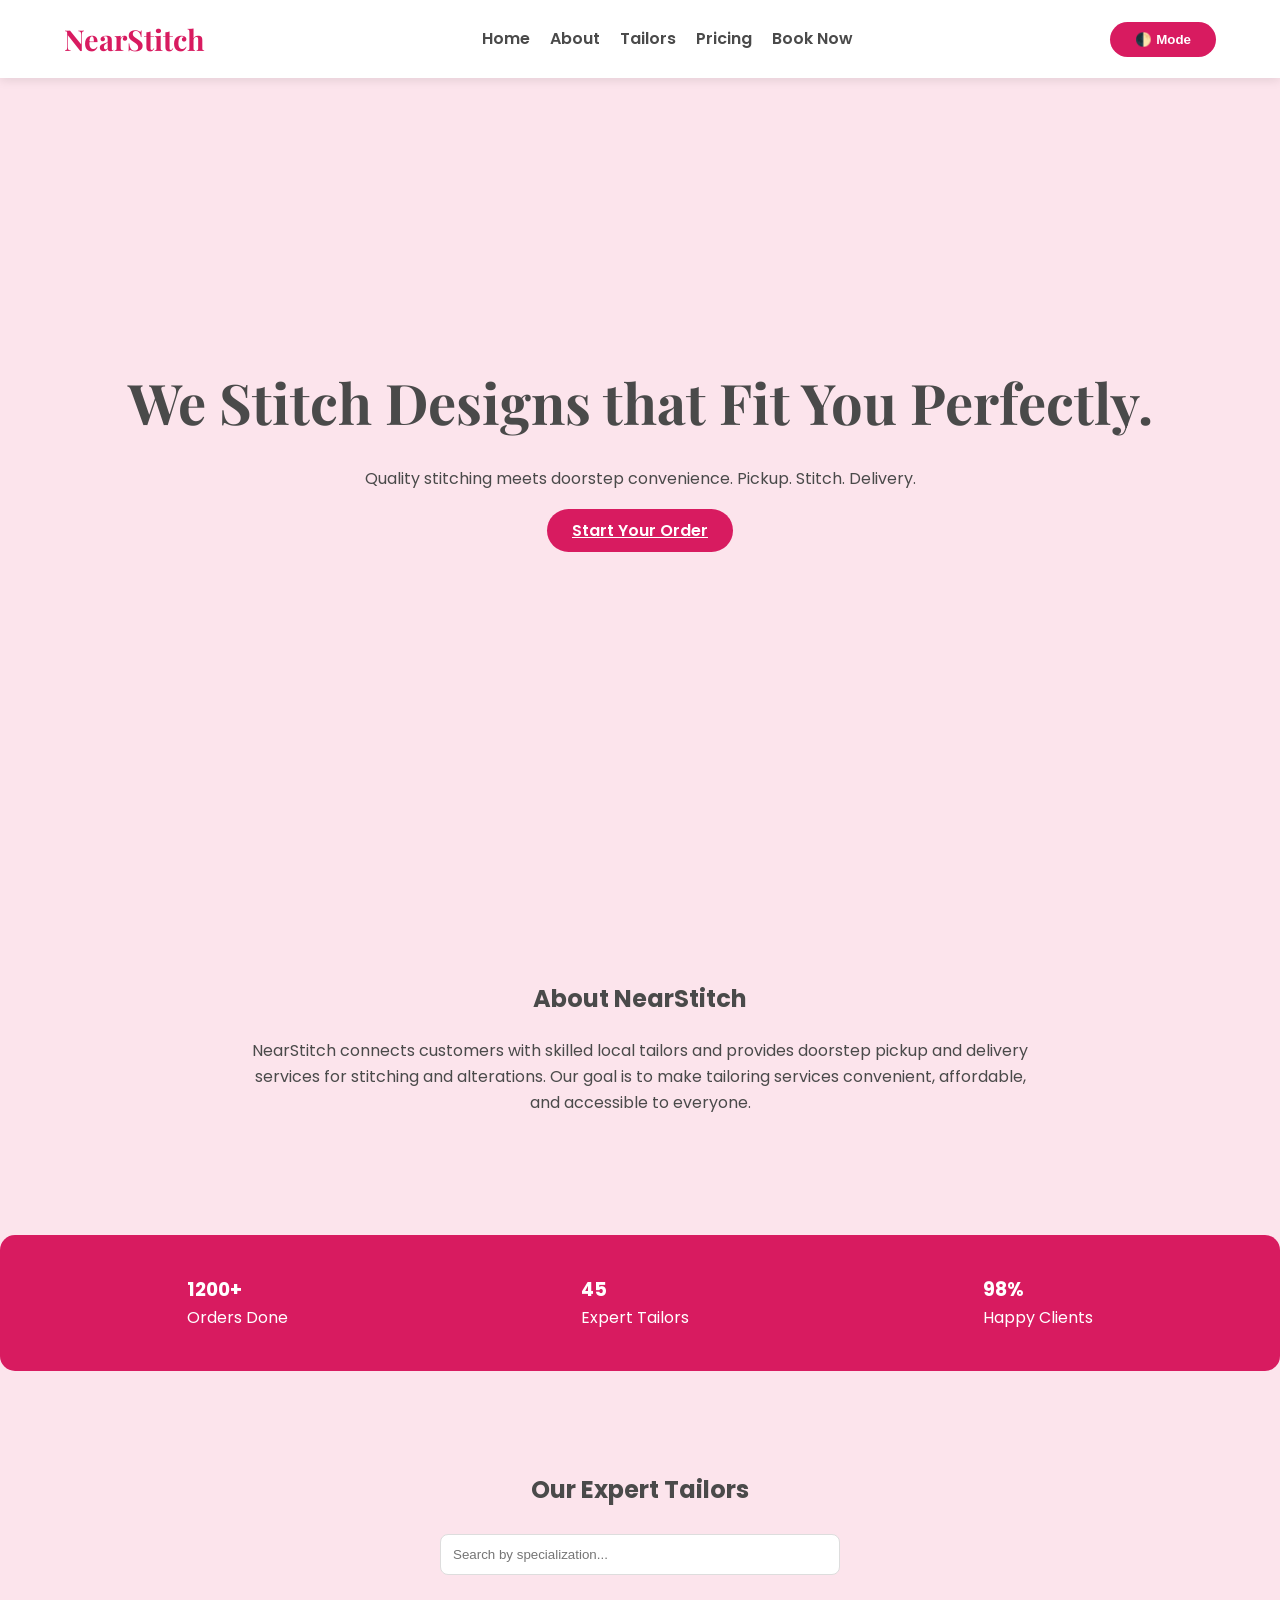
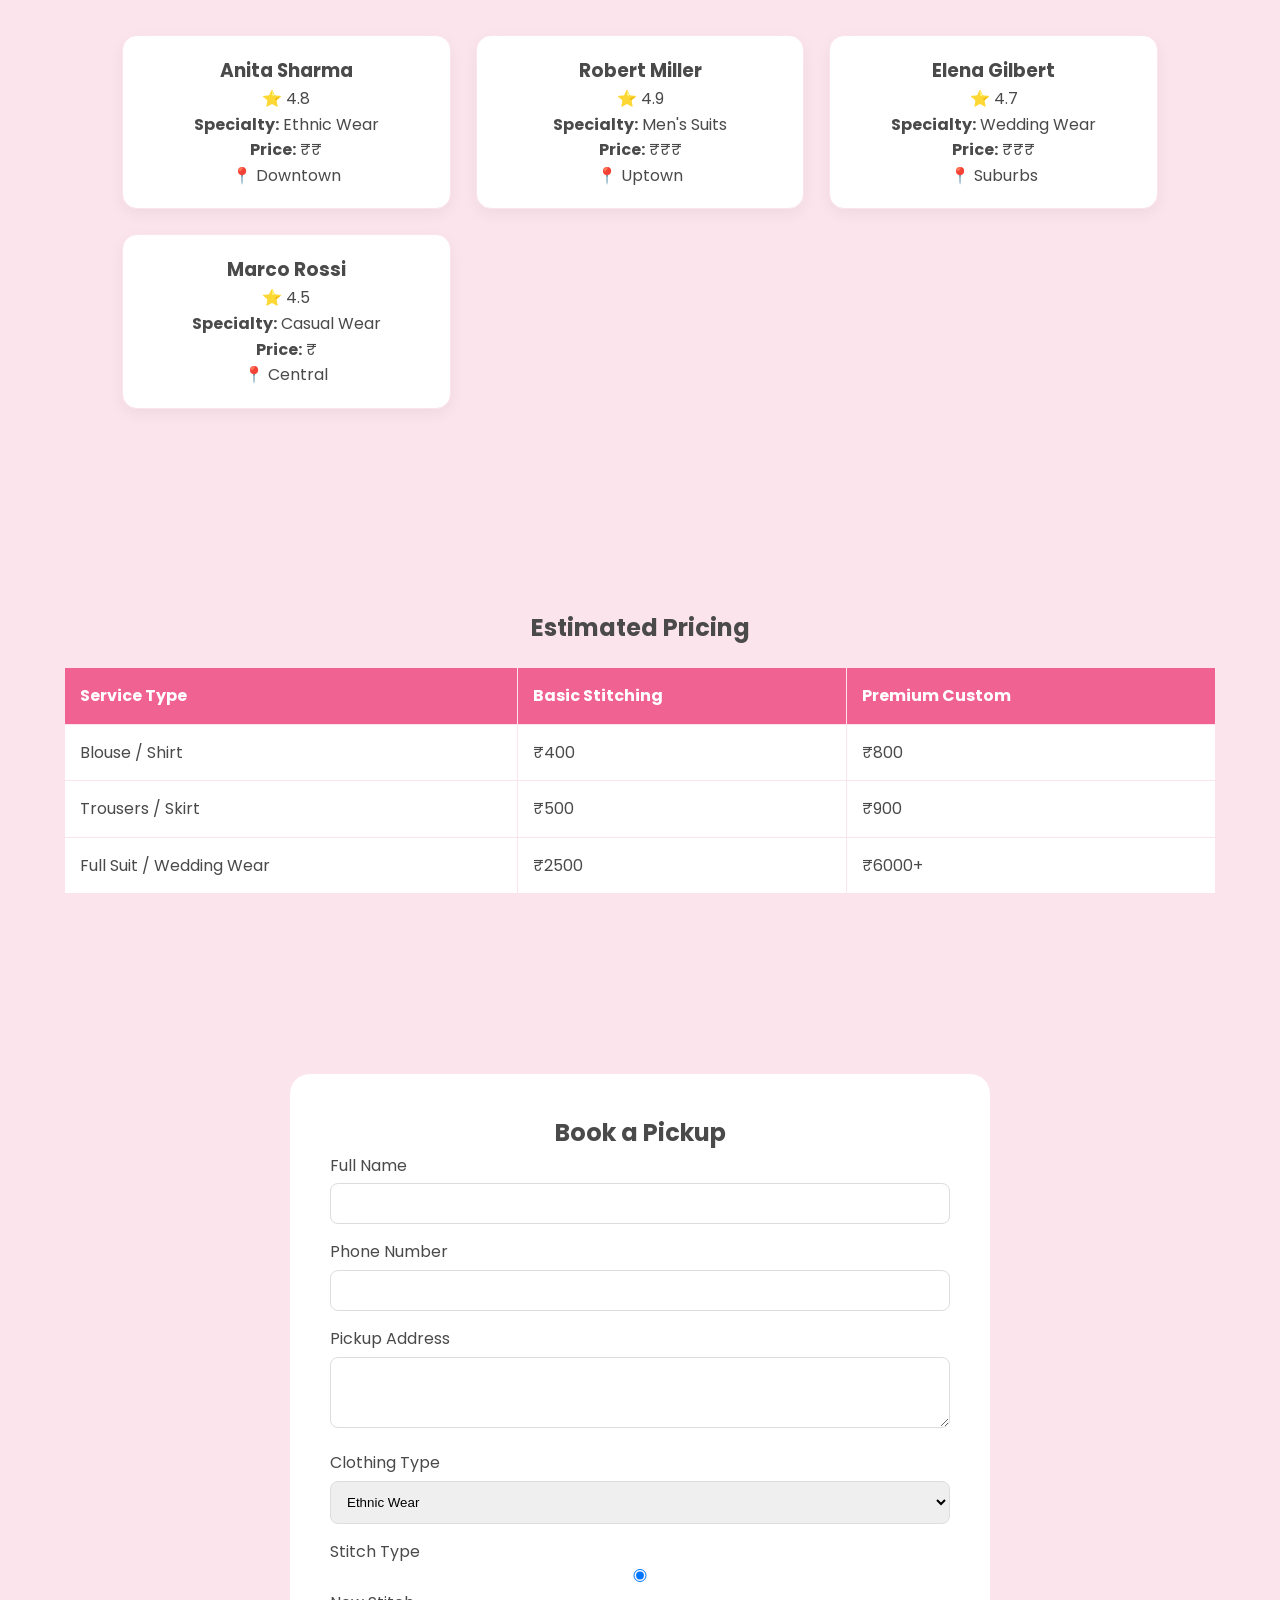
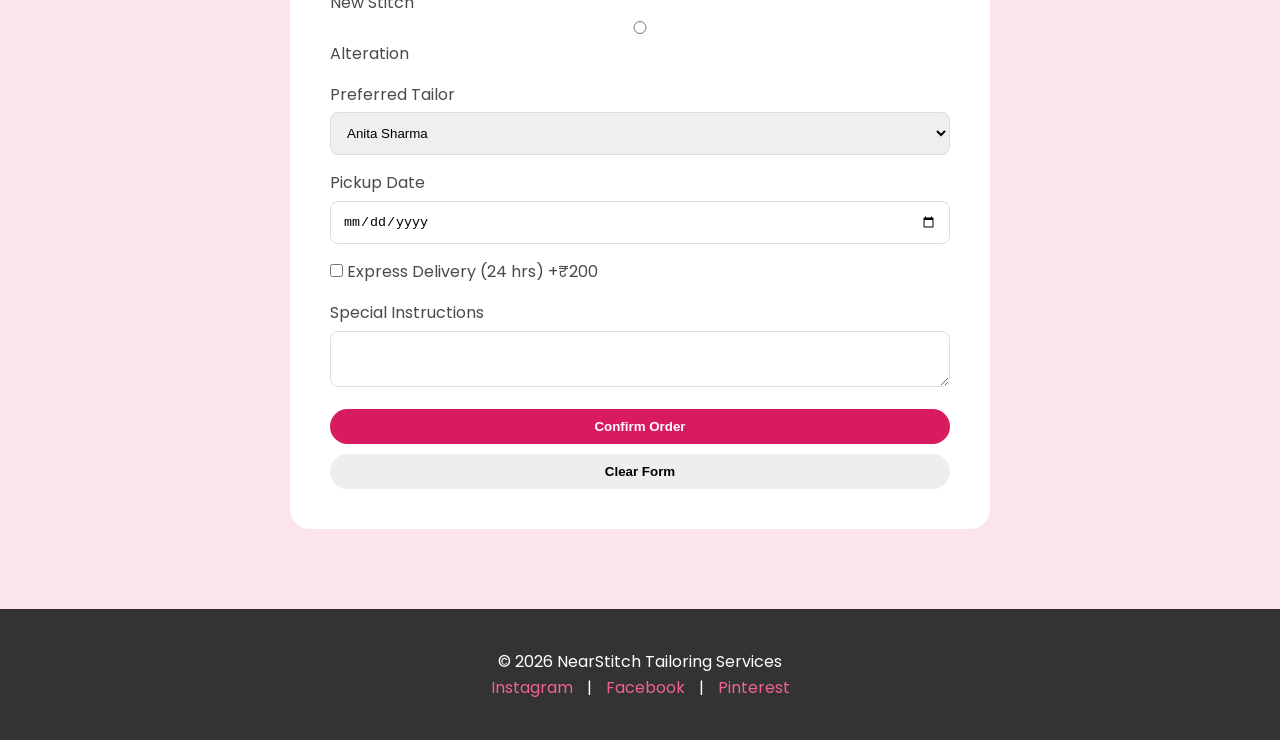
<file: index.html>
<!DOCTYPE html>
<html lang="en">
<head>

<meta charset="UTF-8">
<meta name="viewport" content="width=device-width, initial-scale=1.0">

<title>NearStitch | Local Tailoring & Pickup</title>

<link rel="stylesheet" href="style.css">

<link href="https://fonts.googleapis.com/css2?family=Poppins:wght@300;400;600&family=Playfair+Display:wght@700&display=swap" rel="stylesheet">

</head>

<body>

<header>

<a href="#" class="logo">NearStitch</a>

<nav>
<ul>
<li><a href="#home">Home</a></li>
<li><a href="#about">About</a></li>
<li><a href="#tailors">Tailors</a></li>
<li><a href="#pricing">Pricing</a></li>
<li><a href="#booking">Book Now</a></li>
</ul>
</nav>

<button class="btn btn-primary" onclick="toggleDarkMode()">🌓 Mode</button>

</header>


<section id="home">

<div class="hero-content">

<h1>We Stitch Designs that Fit You Perfectly.</h1>

<p>Quality stitching meets doorstep convenience. Pickup. Stitch. Delivery.</p>

<br>

<a href="#booking" class="btn btn-primary">Start Your Order</a>

</div>

</section>


<section id="about">

<h2 style="text-align:center">About NearStitch</h2>

<p style="text-align:center;max-width:800px;margin:20px auto">
NearStitch connects customers with skilled local tailors and provides
doorstep pickup and delivery services for stitching and alterations.
Our goal is to make tailoring services convenient, affordable,
and accessible to everyone.
</p>

</section>


<div class="stats-bar">

<div>
<h3>1200+</h3>
<p>Orders Done</p>
</div>

<div>
<h3>45</h3>
<p>Expert Tailors</p>
</div>

<div>
<h3>98%</h3>
<p>Happy Clients</p>
</div>

</div>


<section id="tailors">

<h2 style="text-align:center">Our Expert Tailors</h2>

<div style="text-align:center;margin:20px">

<input type="text"
id="tailorSearch"
placeholder="Search by specialization..."
style="max-width:400px"
onkeyup="filterTailors()">

</div>

<div class="grid-container" id="tailorGrid"></div>

</section>


<section id="pricing">

<h2 style="text-align:center">Estimated Pricing</h2>

<table>

<thead>
<tr>
<th>Service Type</th>
<th>Basic Stitching</th>
<th>Premium Custom</th>
</tr>
</thead>

<tbody>

<tr>
<td>Blouse / Shirt</td>
<td>₹400</td>
<td>₹800</td>
</tr>

<tr>
<td>Trousers / Skirt</td>
<td>₹500</td>
<td>₹900</td>
</tr>

<tr>
<td>Full Suit / Wedding Wear</td>
<td>₹2500</td>
<td>₹6000+</td>
</tr>

</tbody>

</table>

</section>


<section id="booking">

<div class="form-container">

<h2 style="text-align:center">Book a Pickup</h2>

<form id="orderForm">

<div class="form-group">
<label>Full Name</label>
<input type="text" required>
</div>

<div class="form-group">
<label>Phone Number</label>
<input type="tel" required>
</div>

<div class="form-group">
<label>Pickup Address</label>
<textarea rows="3" required></textarea>
</div>

<div class="form-group">
<label>Clothing Type</label>
<select id="clothType">
<option>Ethnic Wear</option>
<option>Formal Wear</option>
<option>Casual Wear</option>
</select>
</div>

<div class="form-group">
<label>Stitch Type</label><br>
<input type="radio" name="stype" checked> New Stitch
<input type="radio" name="stype"> Alteration
</div>

<div class="form-group">
<label>Preferred Tailor</label>
<select id="tailorSelect"></select>
</div>

<div class="form-group">
<label>Pickup Date</label>
<input type="date" required>
</div>

<div class="form-group">
<input type="checkbox" id="express" style="width:auto">
<label for="express">Express Delivery (24 hrs) +₹200</label>
</div>

<div class="form-group">
<label>Special Instructions</label>
<textarea></textarea>
</div>

<button type="submit" class="btn btn-primary" style="width:100%">
Confirm Order
</button>

<button type="reset" class="btn" style="width:100%;margin-top:10px;background:#eee">
Clear Form
</button>

</form>

</div>

</section>


<div id="modal">

<h2 style="color:var(--accent-rose)">Order Received 🧵</h2>

<p id="orderSummary"></p>

<br>

<button class="btn btn-primary" onclick="closeModal()">Close</button>

</div>


<footer>

<p>© 2026 NearStitch Tailoring Services</p>

<div class="social-links">
<a href="#">Instagram</a> |
<a href="#">Facebook</a> |
<a href="#">Pinterest</a>
</div>

</footer>

<script src="script.js"></script>

</body>
</html>
</file>
<file: style.css>
:root{
--primary-pink:#fce4ec;
--deep-pink:#f06292;
--accent-rose:#d81b60;
--dark-text:#4a4a4a;
--white:#ffffff;
--transition:all .3s ease;
}

.dark-mode{
--primary-pink:#2d2d2d;
--accent-rose:#ff80ab;
--dark-text:#f0f0f0;
--white:#1a1a1a;
}

*{
margin:0;
padding:0;
box-sizing:border-box;
scroll-behavior:smooth;
}

body{
font-family:'Poppins',sans-serif;
line-height:1.6;
background:var(--primary-pink);
color:var(--dark-text);
transition:var(--transition);
}

header{
background:var(--white);
padding:1rem 5%;
display:flex;
justify-content:space-between;
align-items:center;
position:fixed;
top:0;
width:100%;
box-shadow:0 2px 10px rgba(0,0,0,0.1);
z-index:1000;
}

.logo{
font-family:'Playfair Display',serif;
font-size:1.8rem;
color:var(--accent-rose);
text-decoration:none;
font-weight:bold;
}

nav ul{
display:flex;
list-style:none;
}

nav ul li{
margin-left:20px;
}

nav ul li a{
text-decoration:none;
color:var(--dark-text);
font-weight:600;
}

.btn{
padding:10px 25px;
border:none;
border-radius:25px;
cursor:pointer;
font-weight:600;
}

.btn-primary{
background:var(--accent-rose);
color:white;
}

section{
padding:80px 5%;
}

#home{
height:100vh;
display:flex;
align-items:center;
justify-content:center;
text-align:center;
background:linear-gradient(rgba(252,228,236,.8),rgba(252,228,236,.8)),
url('https://images.unsplash.com/photo-1528570188404-e8279396eeaf?auto=format&fit=crop&q=80&w=1000');
background-size:cover;
}

.hero-content h1{
font-size:3.5rem;
font-family:'Playfair Display',serif;
margin-bottom:20px;
}

.grid-container{
display:grid;
grid-template-columns:repeat(auto-fit,minmax(280px,1fr));
gap:25px;
padding:40px 5%;
}

.card{
background:var(--white);
padding:20px;
border-radius:15px;
text-align:center;
box-shadow:0 5px 15px rgba(0,0,0,0.05);
border:1px solid var(--primary-pink);
}

.stats-bar{
display:flex;
justify-content:space-around;
background:var(--accent-rose);
color:white;
padding:40px;
border-radius:15px;
margin:20px 0;
}

.form-container{
max-width:700px;
margin:auto;
background:var(--white);
padding:40px;
border-radius:20px;
}

.form-group{
margin-bottom:15px;
}

input,select,textarea{
width:100%;
padding:12px;
margin-top:5px;
border:1px solid #ddd;
border-radius:8px;
}

table{
width:100%;
border-collapse:collapse;
margin:20px 0;
background:white;
}

th,td{
padding:15px;
border:1px solid var(--primary-pink);
text-align:left;
}

th{
background:var(--deep-pink);
color:white;
}

#modal{
display:none;
position:fixed;
top:50%;
left:50%;
transform:translate(-50%,-50%);
background:white;
padding:30px;
box-shadow:0 0 100px rgba(0,0,0,.5);
border-radius:10px;
text-align:center;
z-index:2000;
}

footer{
background:#333;
color:white;
text-align:center;
padding:40px 0;
}

.social-links a{
color:var(--deep-pink);
margin:0 10px;
text-decoration:none;
}
</file>
